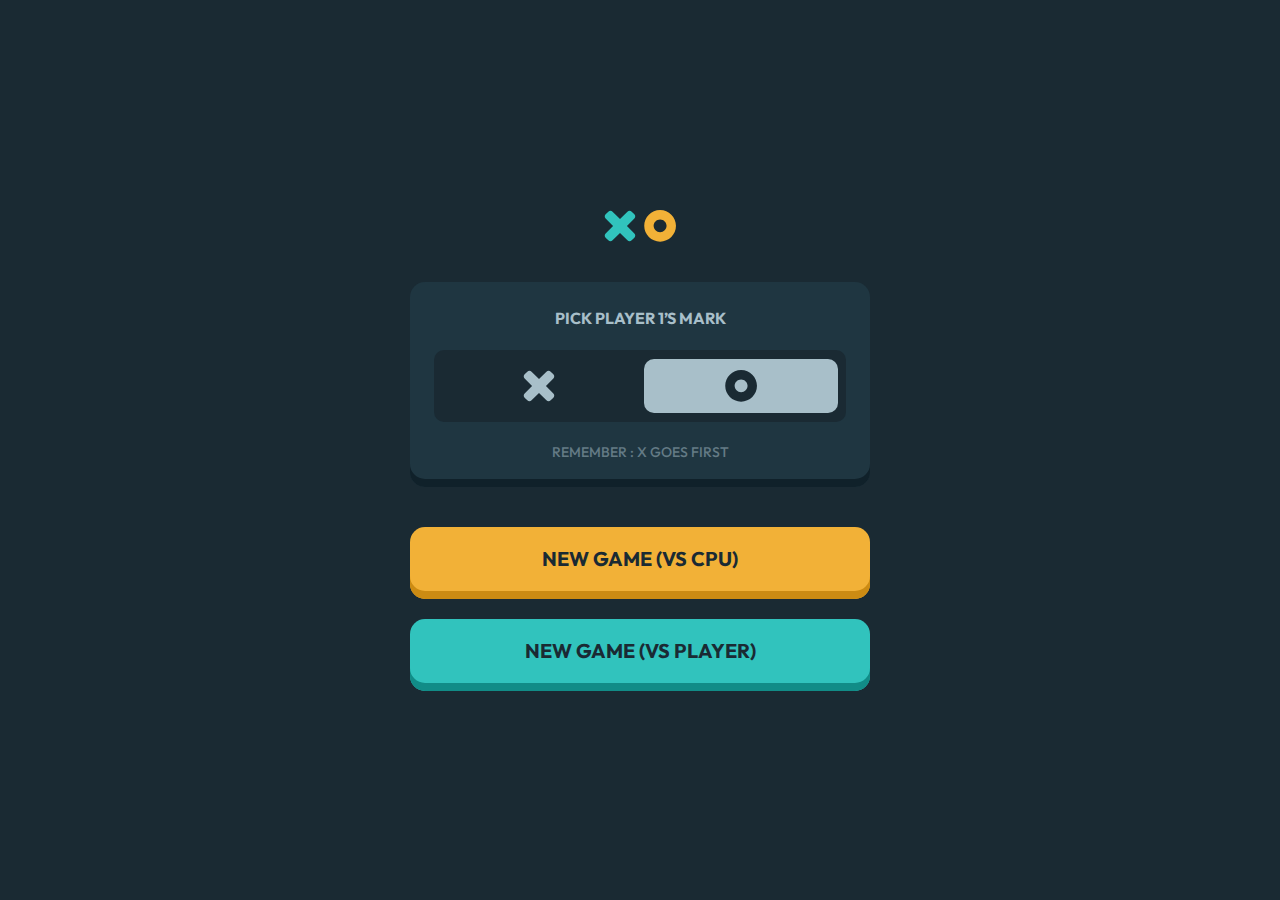
<file: index.html>
<!DOCTYPE html>
<html lang="en">
  <head>
    <meta charset="UTF-8" />
    <meta name="viewport" content="width=device-width, initial-scale=1.0" />
    <title>TicTacToe - Yrendd</title>
    <link rel="stylesheet" href="styles/reset.css" />
    <link rel="stylesheet" href="styles/style.css" />
  </head>
  <body>
    <div class="container">
      <div class="container_icons">
        <!-- X Svg -->
        <svg
          width="32"
          height="32"
          viewBox="0 0 32 32"
          fill="none"
          xmlns="http://www.w3.org/2000/svg"
        >
          <path
            fill-rule="evenodd"
            clip-rule="evenodd"
            d="M27.681 1.63437C26.5094 0.462798 24.6099 0.4628 23.4383 1.63437L16 9.07271L8.56166 1.63437C7.39009 0.462798 5.49059 0.4628 4.31902 1.63437L1.63437 4.31902C0.462799 5.49059 0.462801 7.39009 1.63437 8.56166L9.07271 16L1.63437 23.4383C0.462798 24.6099 0.4628 26.5094 1.63437 27.681L4.31902 30.3656C5.49059 31.5372 7.39009 31.5372 8.56166 30.3656L16 22.9273L23.4383 30.3656C24.6099 31.5372 26.5094 31.5372 27.681 30.3656L30.3656 27.681C31.5372 26.5094 31.5372 24.6099 30.3656 23.4383L22.9273 16L30.3656 8.56166C31.5372 7.39009 31.5372 5.49059 30.3656 4.31902L27.681 1.63437Z"
            fill="#31C3BD"
          />
        </svg>
        <!-- O Svg -->
        <svg
          width="32"
          height="32"
          viewBox="0 0 32 32"
          fill="none"
          xmlns="http://www.w3.org/2000/svg"
        >
          <path
            fill-rule="evenodd"
            clip-rule="evenodd"
            d="M31.9704 15.8706C31.9704 7.10551 24.8649 0 16.0998 0C7.33476 0 0.229248 7.10551 0.229248 15.8706C0.229248 24.6357 7.33476 31.7412 16.0998 31.7412C24.8649 31.7412 31.9704 24.6357 31.9704 15.8706ZM9.63405 15.8706C9.63405 12.2996 12.5289 9.4048 16.0998 9.4048C19.6708 9.4048 22.5656 12.2996 22.5656 15.8706C22.5656 19.4416 19.6708 22.3364 16.0998 22.3364C12.5289 22.3364 9.63405 19.4416 9.63405 15.8706Z"
            fill="#F2B137"
          />
        </svg>
      </div>
      <div class="container_picker">
        <h1>PICK PLAYER 1’S MARK</h1>
        <div class="buttons">
          <!-- x button -->
          <button id="x">
            <svg
              width="32"
              height="32"
              viewBox="0 0 32 32"
              fill="none"
              xmlns="http://www.w3.org/2000/svg"
            >
              <path
                fill-rule="evenodd"
                clip-rule="evenodd"
                d="M27.681 1.63437C26.5094 0.462798 24.6099 0.4628 23.4383 1.63437L16 9.07271L8.56166 1.63437C7.39009 0.462798 5.49059 0.4628 4.31902 1.63437L1.63437 4.31902C0.462799 5.49059 0.462801 7.39009 1.63437 8.56166L9.07271 16L1.63437 23.4383C0.462798 24.6099 0.4628 26.5094 1.63437 27.681L4.31902 30.3656C5.49059 31.5372 7.39009 31.5372 8.56166 30.3656L16 22.9273L23.4383 30.3656C24.6099 31.5372 26.5094 31.5372 27.681 30.3656L30.3656 27.681C31.5372 26.5094 31.5372 24.6099 30.3656 23.4383L22.9273 16L30.3656 8.56166C31.5372 7.39009 31.5372 5.49059 30.3656 4.31902L27.681 1.63437Z"
                fill="currentColor"
              />
            </svg>
          </button>
          <!-- y button -->
          <button class="active" id="o">
            <svg
              width="32"
              height="32"
              viewBox="0 0 32 32"
              fill="none"
              xmlns="http://www.w3.org/2000/svg"
            >
              <path
                fill-rule="evenodd"
                clip-rule="evenodd"
                d="M31.9704 15.8706C31.9704 7.10551 24.8649 0 16.0998 0C7.33476 0 0.229248 7.10551 0.229248 15.8706C0.229248 24.6357 7.33476 31.7412 16.0998 31.7412C24.8649 31.7412 31.9704 24.6357 31.9704 15.8706ZM9.63405 15.8706C9.63405 12.2996 12.5289 9.4048 16.0998 9.4048C19.6708 9.4048 22.5656 12.2996 22.5656 15.8706C22.5656 19.4416 19.6708 22.3364 16.0998 22.3364C12.5289 22.3364 9.63405 19.4416 9.63405 15.8706Z"
                fill="currentColor"
              />
            </svg>
          </button>
        </div>
        <p>REMEMBER : X GOES FIRST</p>
      </div>
      <div class="container_buttons">
        <a href="game.html"><button class="cpu">NEW GAME (VS CPU)</button></a>
        <a href="game.html"
          ><button class="player">NEW GAME (VS PLAYER)</button></a
        >
      </div>
    </div>
    <script src="js/main.js"></script>
  </body>
</html>
</file>
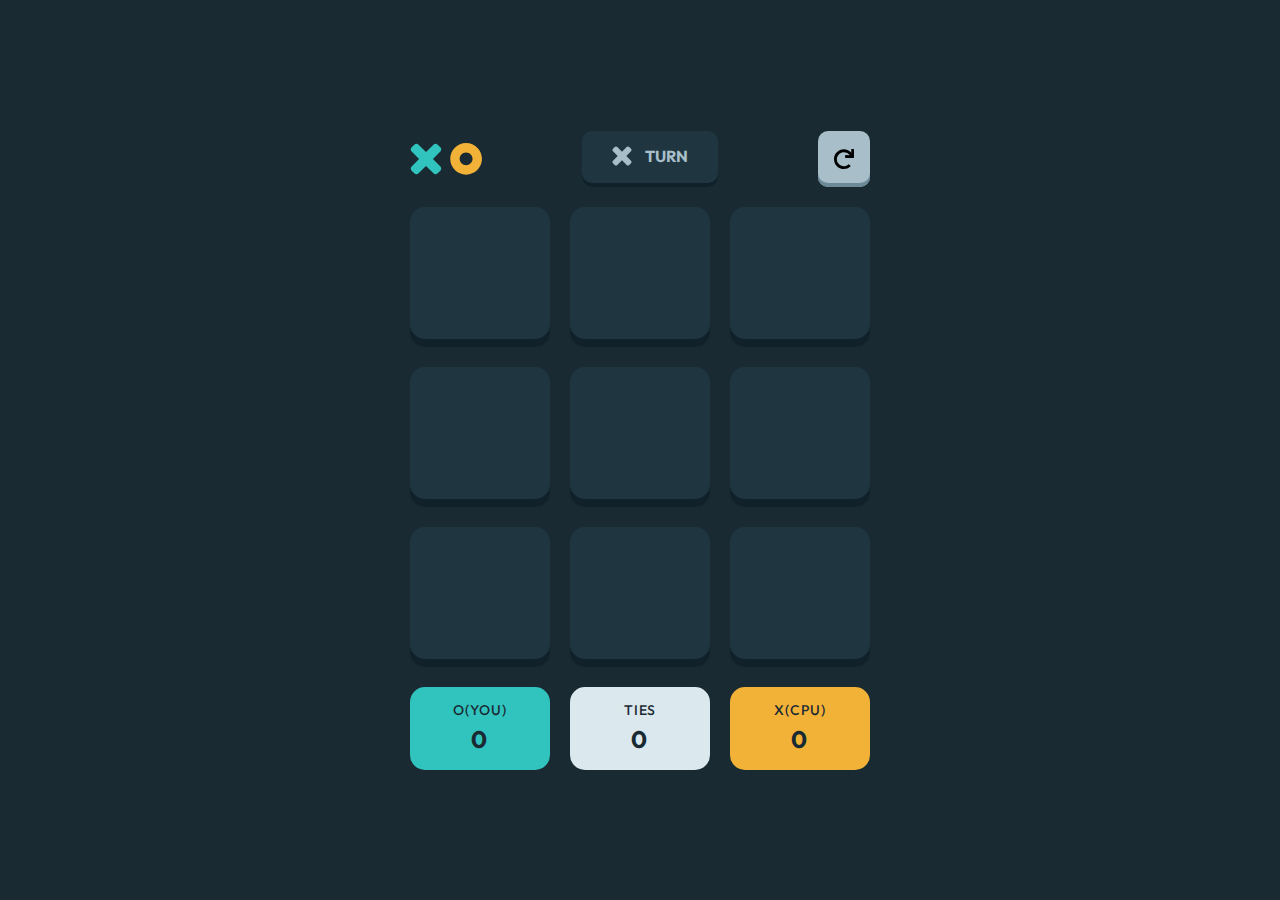
<file: game.html>
<!DOCTYPE html>
<html lang="en">
  <head>
    <meta charset="UTF-8" />
    <meta name="viewport" content="width=device-width, initial-scale=1.0" />
    <title>TicTacToe - Yrendd</title>
    <link rel="stylesheet" href="styles/reset.css" />
    <link rel="stylesheet" href="styles/style.css" />
  </head>
  <body>
    <div class="container game_container">
      <div class="game_container_turn">
        <div class="game_container_turn_svg">
          <svg
            width="32"
            height="32"
            viewBox="0 0 32 32"
            fill="none"
            xmlns="http://www.w3.org/2000/svg"
          >
            <path
              fill-rule="evenodd"
              clip-rule="evenodd"
              d="M27.681 1.63437C26.5094 0.462798 24.6099 0.4628 23.4383 1.63437L16 9.07271L8.56166 1.63437C7.39009 0.462798 5.49059 0.4628 4.31902 1.63437L1.63437 4.31902C0.462799 5.49059 0.462801 7.39009 1.63437 8.56166L9.07271 16L1.63437 23.4383C0.462798 24.6099 0.4628 26.5094 1.63437 27.681L4.31902 30.3656C5.49059 31.5372 7.39009 31.5372 8.56166 30.3656L16 22.9273L23.4383 30.3656C24.6099 31.5372 26.5094 31.5372 27.681 30.3656L30.3656 27.681C31.5372 26.5094 31.5372 24.6099 30.3656 23.4383L22.9273 16L30.3656 8.56166C31.5372 7.39009 31.5372 5.49059 30.3656 4.31902L27.681 1.63437Z"
              fill="#31C3BD"
            />
          </svg>
          <svg
            width="32"
            height="32"
            viewBox="0 0 32 32"
            fill="none"
            xmlns="http://www.w3.org/2000/svg"
          >
            <path
              fill-rule="evenodd"
              clip-rule="evenodd"
              d="M31.9704 15.8706C31.9704 7.10551 24.8649 0 16.0998 0C7.33476 0 0.229248 7.10551 0.229248 15.8706C0.229248 24.6357 7.33476 31.7412 16.0998 31.7412C24.8649 31.7412 31.9704 24.6357 31.9704 15.8706ZM9.63405 15.8706C9.63405 12.2996 12.5289 9.4048 16.0998 9.4048C19.6708 9.4048 22.5656 12.2996 22.5656 15.8706C22.5656 19.4416 19.6708 22.3364 16.0998 22.3364C12.5289 22.3364 9.63405 19.4416 9.63405 15.8706Z"
              fill="#F2B137"
            />
          </svg>
        </div>
        <button class="game_container_turn_middle">
          <svg
            width="20"
            height="20"
            viewBox="0 0 32 32"
            fill="none"
            xmlns="http://www.w3.org/2000/svg"
          >
            <path
              fill-rule="evenodd"
              clip-rule="evenodd"
              d="M27.681 1.63437C26.5094 0.462798 24.6099 0.4628 23.4383 1.63437L16 9.07271L8.56166 1.63437C7.39009 0.462798 5.49059 0.4628 4.31902 1.63437L1.63437 4.31902C0.462799 5.49059 0.462801 7.39009 1.63437 8.56166L9.07271 16L1.63437 23.4383C0.462798 24.6099 0.4628 26.5094 1.63437 27.681L4.31902 30.3656C5.49059 31.5372 7.39009 31.5372 8.56166 30.3656L16 22.9273L23.4383 30.3656C24.6099 31.5372 26.5094 31.5372 27.681 30.3656L30.3656 27.681C31.5372 26.5094 31.5372 24.6099 30.3656 23.4383L22.9273 16L30.3656 8.56166C31.5372 7.39009 31.5372 5.49059 30.3656 4.31902L27.681 1.63437Z"
              fill="currentColor"
            />
          </svg>
          <p>TURN</p>
        </button>
        <button class="game_container_turn_end">
          <svg
            width="20"
            height="20"
            viewBox="0 0 20 20"
            fill="none"
            xmlns="http://www.w3.org/2000/svg"
          >
            <g id="Redo">
              <path
                id="Path"
                d="M19.5241 2.75843e-07H17.644C17.3812 -0.000279724 17.1679 0.21264 17.1676 0.47564C17.1676 0.48336 17.1678 0.49108 17.1681 0.4988L17.3268 3.78292C15.46 1.58176 12.7198 0.31428 9.83484 0.31744C4.41536 0.31748 -0.00395734 4.74324 2.65924e-06 10.1663C0.00396266 15.598 4.40584 20 9.83484 20C12.2702 20.0034 14.6195 19.0993 16.425 17.4639C16.6208 17.2885 16.6375 16.9874 16.4622 16.7915C16.4563 16.7849 16.4502 16.7785 16.444 16.7722L15.0957 15.423C14.9186 15.2459 14.6346 15.2363 14.4461 15.4012C11.5521 17.949 7.14188 17.6669 4.59564 14.7709C2.0494 11.875 2.3314 7.46188 5.22544 4.914C8.11948 2.36612 12.5297 2.64828 15.0759 5.54424C15.2755 5.77124 15.4601 6.01096 15.6287 6.26188L11.6024 6.06864C11.3398 6.05616 11.1169 6.25896 11.1044 6.52168C11.104 6.5294 11.1038 6.53712 11.1039 6.54484V8.4262C11.1039 8.6892 11.3169 8.9024 11.5798 8.9024H19.5242C19.787 8.9024 20 8.6892 20 8.4262V0.4762C20 0.2132 19.787 2.75843e-07 19.5241 2.75843e-07Z"
                fill="currentColor"
              />
            </g>
          </svg>
        </button>
      </div>
      <div class="game_container_board" id="board"></div>
      <div class="game_container_score">
        <div class="game_container_score_button you">
          <p id="you">X(YOU)</p>

          <span id="you_score">0</span>
        </div>
        <div class="game_container_score_button ties">
          <p>TIES</p>
          <span id="ties_score">0</span>
        </div>
        <div class="game_container_score_button cpu">
          <p id="cpu">O(CPU)</p>
          <span id="cpu_score">0</span>
        </div>
      </div>
    </div>
    <script src="js/game.js"></script>
  </body>
</html>
</file>
<file: styles/style.css>
@import url("https://fonts.googleapis.com/css2?family=Outfit:wght@100..900&display=swap");
:root {
  --background: #1a2a33;
  --koyu-turkuaz: #31c3bd;
  --turkuaz: #65e9e4;
  --hardal-sarisi: #f2b137;
  --soluk-sari: #ffc860;
  --gray: #a8bfc9;
  --krem: #dbe8ed;
  --arda: #1f3641;
}

body {
  min-height: 100dvh;
  height: 100%;
  background-color: var(--background);
  display: grid;
  place-items: center;
  font-family: "Outfit", sans-serif;
}

.container {
  min-width: 460px;
  display: flex;
  flex-direction: column;
  gap: 40px;
  align-items: center;

  .container_icons {
    display: flex;
    justify-content: center;
    gap: 8px;
  }

  .container_picker {
    background: var(--arda);
    box-shadow: inset 0px -8px 0px #10212a;
    border-radius: 15px;
    width: 100%;
    display: flex;
    flex-direction: column;
    align-items: center;
    gap: 20px;
    padding: 24px;

    h1 {
      font-size: 16px;
      font-weight: bold;
      color: var(--gray);
    }
    .buttons {
      background-color: var(--background);
      width: 100%;
      display: flex;
      align-items: center;
      justify-content: center;
      gap: 8px;
      border-radius: 10px;
      padding: 9px 8px;
      button {
        width: 100%;
        border: none;
        background-color: transparent;
        display: flex;
        justify-content: center;
        border-radius: 10px;
        padding: 11px 0;
        cursor: pointer;
        svg {
          color: var(--gray);
        }
        transition: all 0.1s ease-in-out;
        &:hover {
          background-color: var(--gray);

          svg {
            color: var(--background);
          }
        }

        &.active {
          background-color: var(--gray);

          svg {
            color: var(--background);
          }
          /* 
          &:hover {
            background-color: transparent;
            svg {
              color: var(--gray);
            }
          } */
        }
      }
    }
    p {
      font-weight: 500;
      font-size: 14px;
      color: var(--gray);
      opacity: 0.5;
    }
  }

  .container_buttons {
    width: 100%;
    display: flex;
    flex-direction: column;

    /* a {
      text-decoration: none;
      color: inherit;
      width: 100%;
      display: inline-block;
    } */
    gap: 20px;
    button {
      width: 100%;
      padding: 17px 0 25px 0;
      border-radius: 15px;
      border: none;
      background-color: transparent;
      font-size: 20px;
      font-weight: bold;
      color: var(--background);
      cursor: pointer;

      &.cpu {
        background: var(--hardal-sarisi);
        box-shadow: inset 0px -8px 0px #cc8b13;

        &:hover {
          box-shadow: none;
        }
      }
      &.player {
        background: #31c3bd;
        box-shadow: inset 0px -8px 0px #118c87;

        &:hover {
          box-shadow: none;
        }
      }
    }
  }
}

.game_container {
  gap: 20px;

  .game_container_turn {
    display: flex;

    justify-content: space-between;
    width: 100%;

    .game_container_turn_svg {
      display: flex;
      justify-content: center;
      align-items: center;
      gap: 8px;
    }

    .game_container_turn_middle {
      display: flex;
      justify-content: center;
      align-items: center;
      gap: 13px;
      border: none;
      background-color: var(--arda);

      box-shadow: inset 0px -4px 0px #10212a;
      border-radius: 10px;
      padding: 13px 30px 19px 30px;

      cursor: pointer;
      transition: all 0.1s ease-in-out;
      svg {
        color: var(--gray);
        width: 20px;
        height: 20px;
      }
      &:hover {
        background: var(--arda);
        box-shadow: inset 0px -4px 0px var(--background);
        svg {
          color: var(--turkuaz);
        }
        p {
          color: var(--turkuaz);
        }
      }
      p {
        font-weight: bold;
        font-size: 16px;
        color: var(--gray);
      }
    }
    .game_container_turn_end {
      background: var(--gray);
      box-shadow: inset 0px -4px 0px #6b8997;
      border: none;
      border-radius: 10px;
      padding: 16px;
      cursor: pointer;
      transition: all 0.1s ease-in-out;
      &:hover {
        background: var(--arda);
        box-shadow: inset 0px -4px 0px var(--background);
        svg {
          color: var(--gray);
        }
      }
    }
  }

  .game_container_board {
    display: grid;
    grid-template-columns: repeat(3, 1fr);
    gap: 20px;

    .game_container_board_item {
      background: var(--arda);
      box-shadow: inset 0px -8px 0px #10212a;
      border-radius: 15px;
      width: 140px;
      height: 140px;
      border: none;

      display: flex;
      justify-content: center;
      align-items: center;

      font-size: 30px;
      color: red;
    }
  }

  .game_container_score {
    display: grid;
    grid-template-columns: repeat(3, 1fr);

    gap: 20px;
    width: 100%;
    text-align: center;
    font-weight: 500;
    font-size: 14px;
    text-align: center;
    letter-spacing: 0.875px;
    color: var(--background);

    .game_container_score_button {
      padding: 13px 0;
      border-radius: 15px;
      &.you {
        background: var(--koyu-turkuaz);
      }
      &.ties {
        background: var(--krem);
      }
      &.cpu {
        background: var(--hardal-sarisi);
      }

      span {
        font-weight: 700;
        font-size: 24px;

        text-align: center;
        letter-spacing: 1.5px;
        text-transform: uppercase;
        color: var(--background);
      }
    }
  }
}

@media screen and (max-width: 520px) {
  body {
    padding: 0 8px;
  }
  .container {
    min-width: auto;
    width: 100%;
  }
  .game_container {
    max-width: 340px;
    .game_container_board {
      gap: 20px;
      width: full;

      .game_container_board_item {
        width: 100px;
        height: 100px;
      }
    }
  }
}
</file>
